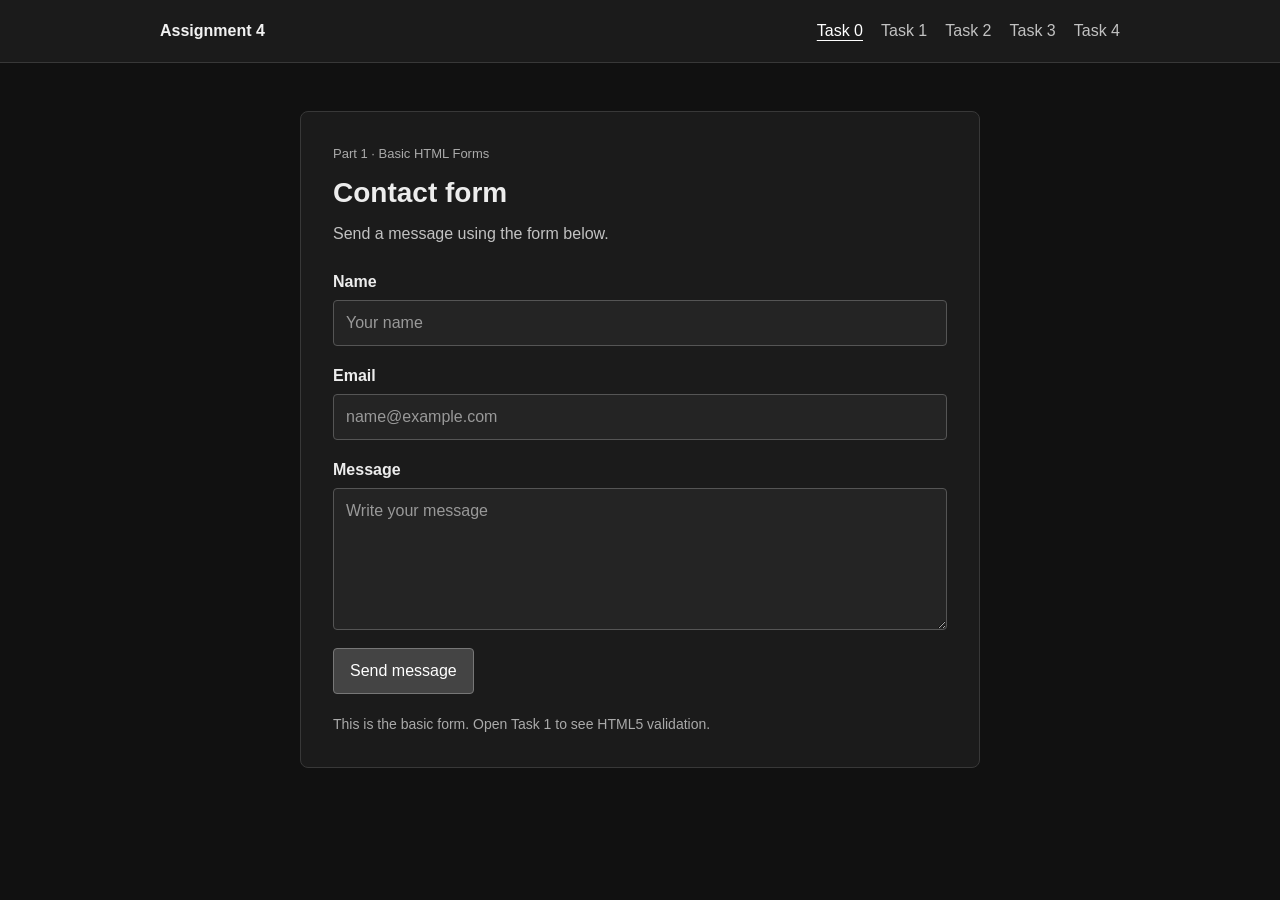
<file: index.html>
<!doctype html>
<html lang="en">
<head>
  <meta charset="utf-8">
  <meta name="viewport" content="width=device-width, initial-scale=1">
  <title>Contact form | Assignment 4</title>
  <link rel="stylesheet" href="styles.css">
</head>
<body>
  <header class="site-header">
    <nav aria-label="Main navigation">
      <a class="brand" href="index.html">Assignment 4</a>
      <div class="nav-links">
        <a aria-current="page" href="index.html">Task 0</a>
        <a href="task1.html">Task 1</a>
        <a href="task2.html">Task 2</a>
        <a href="task3.html">Task 3</a>
        <a href="registration.html">Task 4</a>
      </div>
    </nav>
  </header>
  <main>
    <section class="form-card">
      <p class="eyebrow">Part 1 · Basic HTML Forms</p>
      <h1>Contact form</h1>
      <p class="intro">Send a message using the form below.</p>
      <form action="#" method="get">
        <div class="form-group">
          <label for="name">Name</label>
          <input id="name" name="name" type="text" placeholder="Your name">
        </div>
        <div class="form-group">
          <label for="email">Email</label>
          <input id="email" name="email" type="email" placeholder="name@example.com">
        </div>
        <div class="form-group">
          <label for="message">Message</label>
          <textarea id="message" name="message" rows="5" placeholder="Write your message"></textarea>
        </div>
        <button type="submit">Send message</button>
      </form>
      <p class="page-note">This is the basic form. Open Task 1 to see HTML5 validation.</p>
    </section>
  </main>
</body>
</html>
</file>
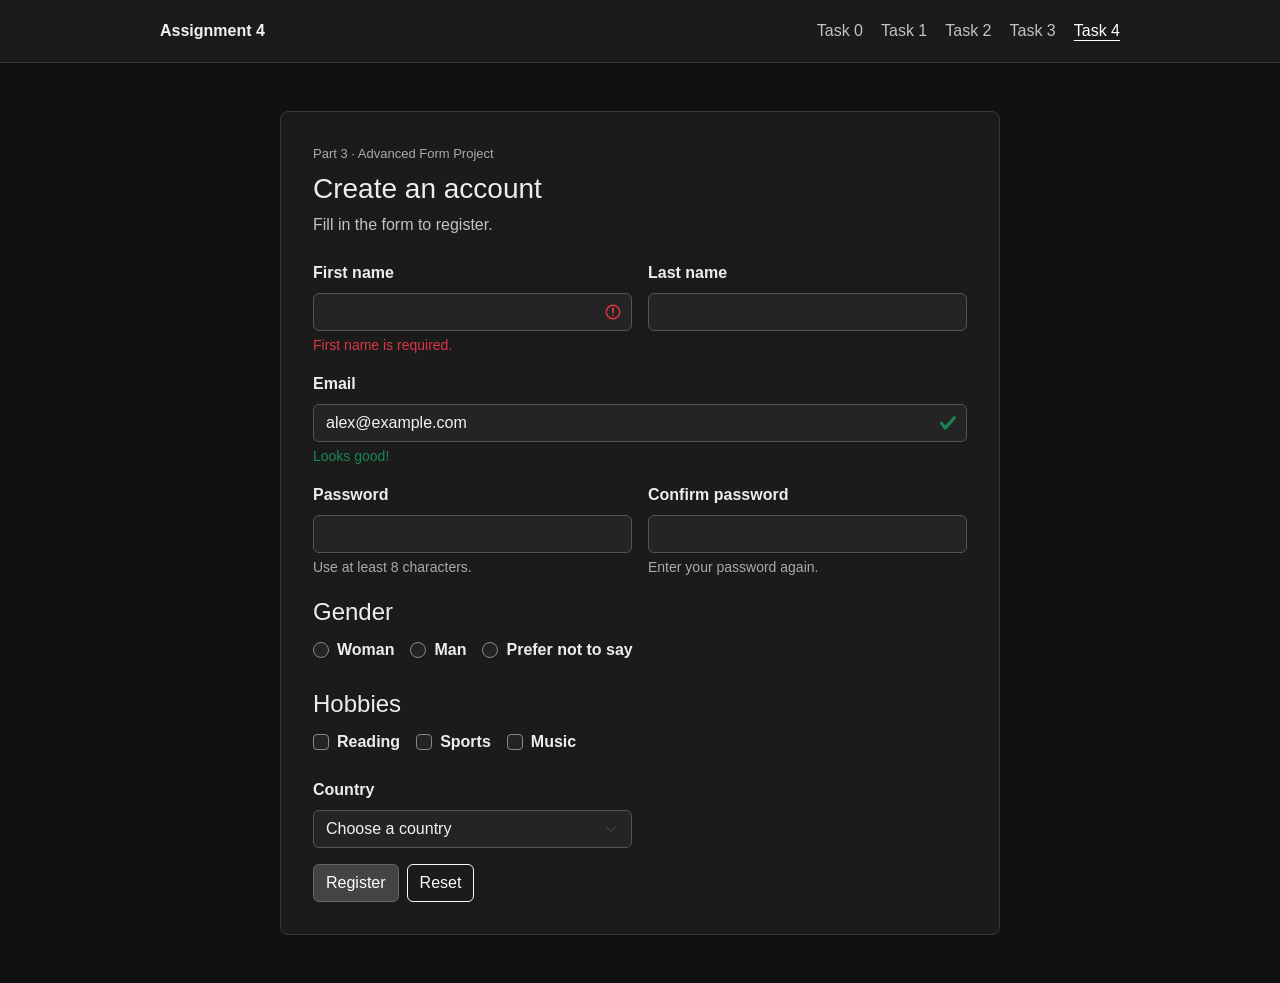
<file: registration.html>
<!doctype html>
<html lang="en">
<head>
  <meta charset="utf-8">
  <meta name="viewport" content="width=device-width, initial-scale=1">
  <title>Registration form | Assignment 4</title>
  <link href="https://cdn.jsdelivr.net/npm/bootstrap@5.3.8/dist/css/bootstrap.min.css" rel="stylesheet" integrity="sha384-sRIl4kxILFvY47J16cr9ZwB07vP4J8+LH7qKQnuqkuIAvNWLzeN8tE5YBujZqJLB" crossorigin="anonymous">
  <link rel="stylesheet" href="styles.css">
</head>
<body class="bootstrap-page">
  <header class="site-header">
    <nav aria-label="Main navigation">
      <a class="brand" href="index.html">Assignment 4</a>
      <div class="nav-links">
        <a href="index.html">Task 0</a>
        <a href="task1.html">Task 1</a>
        <a href="task2.html">Task 2</a>
        <a href="task3.html">Task 3</a>
        <a aria-current="page" href="registration.html">Task 4</a>
      </div>
    </nav>
  </header>
  <main>
    <section class="form-card">
      <p class="eyebrow">Part 3 · Advanced Form Project</p>
      <h1>Create an account</h1>
      <p class="intro">Fill in the form to register.</p>
      <form action="#" method="post">
        <div class="row g-3">
          <div class="col-md-6">
            <label class="form-label" for="first-name">First name</label>
            <input class="form-control is-invalid" id="first-name" name="first-name" type="text" required maxlength="50" aria-describedby="first-name-feedback">
            <div class="invalid-feedback" id="first-name-feedback">First name is required.</div>
          </div>
          <div class="col-md-6">
            <label class="form-label" for="last-name">Last name</label>
            <input class="form-control" id="last-name" name="last-name" type="text" required maxlength="50">
          </div>
          <div class="col-12">
            <label class="form-label" for="email">Email</label>
            <input class="form-control is-valid" id="email" name="email" type="email" value="alex@example.com" required maxlength="100" aria-describedby="email-feedback">
            <div class="valid-feedback" id="email-feedback">Looks good!</div>
          </div>
          <div class="col-md-6">
            <label class="form-label" for="password">Password</label>
            <input class="form-control" id="password" name="password" type="password" required minlength="8" maxlength="64" aria-describedby="password-help">
            <div class="form-text" id="password-help">Use at least 8 characters.</div>
          </div>
          <div class="col-md-6">
            <label class="form-label" for="confirm-password">Confirm password</label>
            <input class="form-control" id="confirm-password" name="confirm-password" type="password" required minlength="8">
            <div class="form-text">Enter your password again.</div>
          </div>
          <fieldset class="col-12">
            <legend class="form-label mb-2">Gender</legend>
            <div class="d-flex flex-wrap gap-3">
              <div class="form-check">
                <input class="form-check-input" id="gender-woman" name="gender" type="radio" value="woman" required>
                <label class="form-check-label" for="gender-woman">Woman</label>
              </div>
              <div class="form-check">
                <input class="form-check-input" id="gender-man" name="gender" type="radio" value="man" required>
                <label class="form-check-label" for="gender-man">Man</label>
              </div>
              <div class="form-check">
                <input class="form-check-input" id="gender-other" name="gender" type="radio" value="other" required>
                <label class="form-check-label" for="gender-other">Prefer not to say</label>
              </div>
            </div>
          </fieldset>
          <fieldset class="col-12">
            <legend class="form-label mb-2">Hobbies</legend>
            <div class="d-flex flex-wrap gap-3">
              <div class="form-check">
                <input class="form-check-input" id="hobby-reading" name="hobbies" type="checkbox" value="reading">
                <label class="form-check-label" for="hobby-reading">Reading</label>
              </div>
              <div class="form-check">
                <input class="form-check-input" id="hobby-sports" name="hobbies" type="checkbox" value="sports">
                <label class="form-check-label" for="hobby-sports">Sports</label>
              </div>
              <div class="form-check">
                <input class="form-check-input" id="hobby-music" name="hobbies" type="checkbox" value="music">
                <label class="form-check-label" for="hobby-music">Music</label>
              </div>
            </div>
          </fieldset>
          <div class="col-md-6">
            <label class="form-label" for="country">Country</label>
            <select class="form-select" id="country" name="country" required>
              <option value="" selected disabled>Choose a country</option>
              <option value="kazakhstan">Kazakhstan</option>
              <option value="kyrgyzstan">Kyrgyzstan</option>
              <option value="uzbekistan">Uzbekistan</option>
              <option value="other">Other</option>
            </select>
          </div>
          <div class="col-12 d-flex gap-2">
            <button class="btn btn-primary" type="submit">Register</button>
            <button class="btn btn-outline-light" type="reset">Reset</button>
          </div>
        </div>
      </form>
    </section>
  </main>
</body>
</html>
</file>
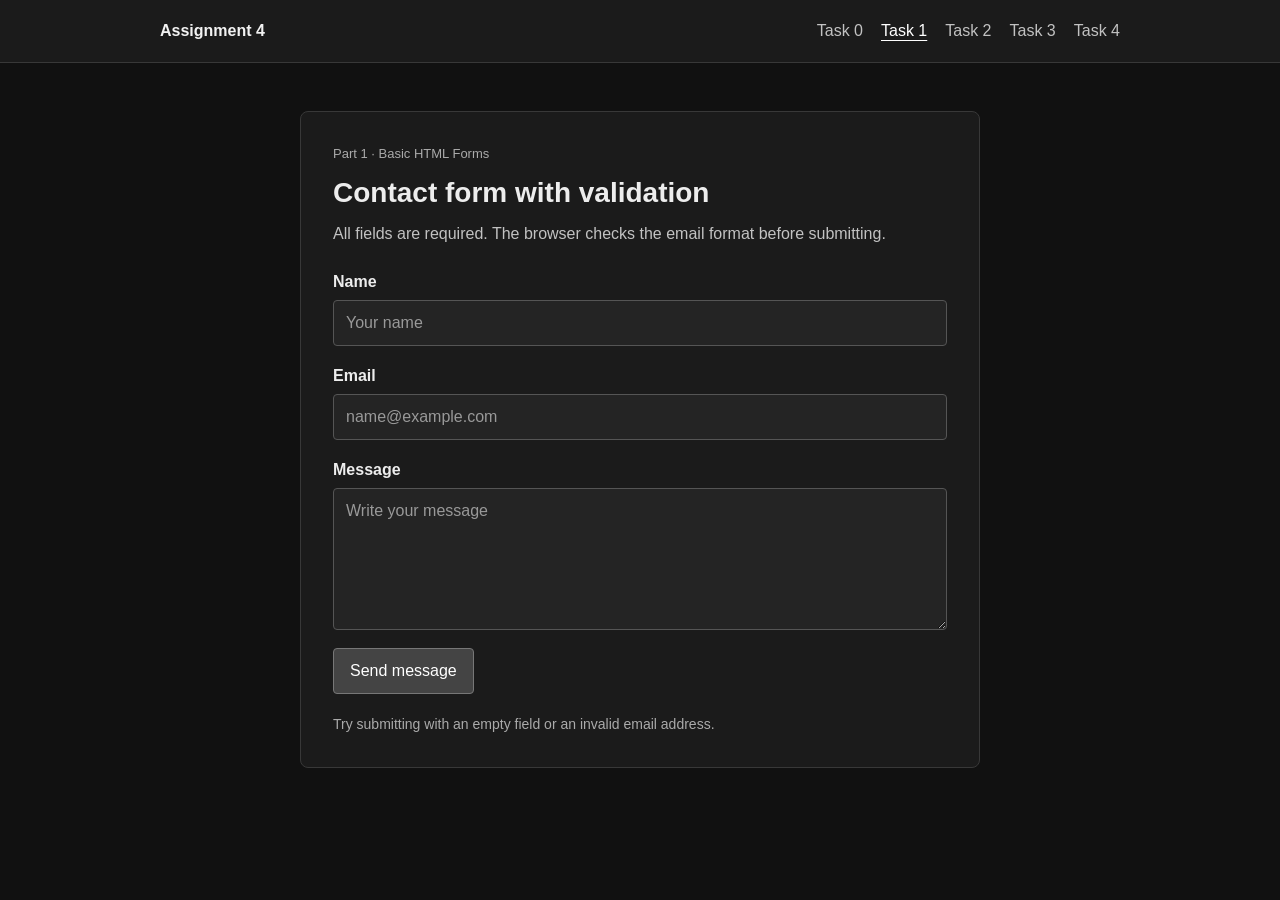
<file: task1.html>
<!doctype html>
<html lang="en">
<head>
  <meta charset="utf-8">
  <meta name="viewport" content="width=device-width, initial-scale=1">
  <title>Form validation | Assignment 4</title>
  <link rel="stylesheet" href="styles.css">
</head>
<body>
  <header class="site-header">
    <nav aria-label="Main navigation">
      <a class="brand" href="index.html">Assignment 4</a>
      <div class="nav-links">
        <a href="index.html">Task 0</a>
        <a aria-current="page" href="task1.html">Task 1</a>
        <a href="task2.html">Task 2</a>
        <a href="task3.html">Task 3</a>
        <a href="registration.html">Task 4</a>
      </div>
    </nav>
  </header>
  <main>
    <section class="form-card">
      <p class="eyebrow">Part 1 · Basic HTML Forms</p>
      <h1>Contact form with validation</h1>
      <p class="intro">All fields are required. The browser checks the email format before submitting.</p>
      <form action="#" method="get">
        <div class="form-group">
          <label for="name">Name</label>
          <input id="name" name="name" type="text" placeholder="Your name" required maxlength="50">
        </div>
        <div class="form-group">
          <label for="email">Email</label>
          <input id="email" name="email" type="email" placeholder="name@example.com" required maxlength="100">
        </div>
        <div class="form-group">
          <label for="message">Message</label>
          <textarea id="message" name="message" rows="5" placeholder="Write your message" required maxlength="500"></textarea>
        </div>
        <button type="submit">Send message</button>
      </form>
      <p class="page-note">Try submitting with an empty field or an invalid email address.</p>
    </section>
  </main>
</body>
</html>
</file>
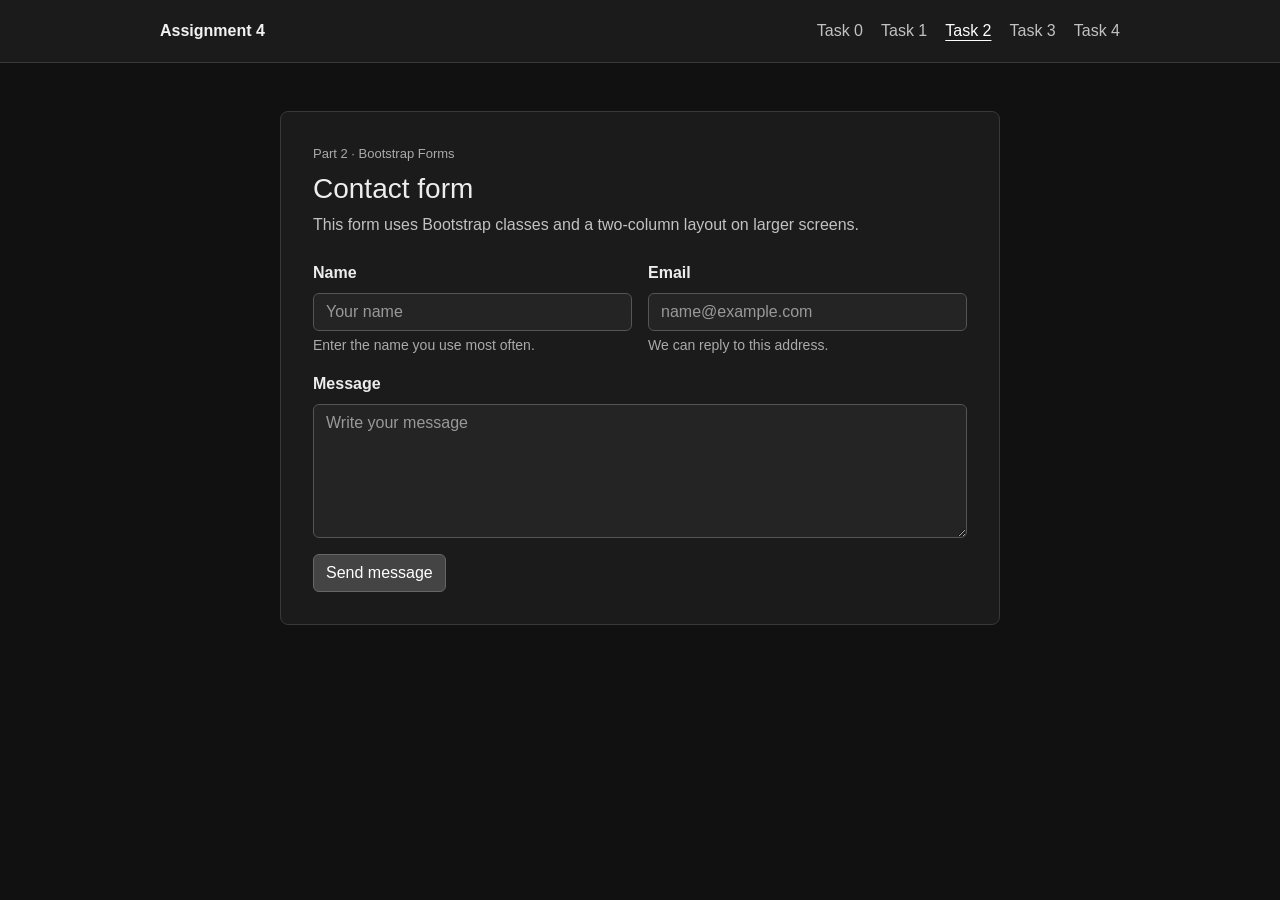
<file: task2.html>
<!doctype html>
<html lang="en">
<head>
  <meta charset="utf-8">
  <meta name="viewport" content="width=device-width, initial-scale=1">
  <title>Bootstrap contact form | Assignment 4</title>
  <link href="https://cdn.jsdelivr.net/npm/bootstrap@5.3.8/dist/css/bootstrap.min.css" rel="stylesheet" integrity="sha384-sRIl4kxILFvY47J16cr9ZwB07vP4J8+LH7qKQnuqkuIAvNWLzeN8tE5YBujZqJLB" crossorigin="anonymous">
  <link rel="stylesheet" href="styles.css">
</head>
<body class="bootstrap-page">
  <header class="site-header">
    <nav aria-label="Main navigation">
      <a class="brand" href="index.html">Assignment 4</a>
      <div class="nav-links">
        <a href="index.html">Task 0</a>
        <a href="task1.html">Task 1</a>
        <a aria-current="page" href="task2.html">Task 2</a>
        <a href="task3.html">Task 3</a>
        <a href="registration.html">Task 4</a>
      </div>
    </nav>
  </header>
  <main>
    <section class="form-card">
      <p class="eyebrow">Part 2 · Bootstrap Forms</p>
      <h1>Contact form</h1>
      <p class="intro">This form uses Bootstrap classes and a two-column layout on larger screens.</p>
      <form action="#" method="get">
        <div class="row g-3">
          <div class="col-md-6">
            <label class="form-label" for="name">Name</label>
            <input class="form-control" id="name" name="name" type="text" placeholder="Your name">
            <div class="form-text">Enter the name you use most often.</div>
          </div>
          <div class="col-md-6">
            <label class="form-label" for="email">Email</label>
            <input class="form-control" id="email" name="email" type="email" placeholder="name@example.com">
            <div class="form-text">We can reply to this address.</div>
          </div>
          <div class="col-12">
            <label class="form-label" for="message">Message</label>
            <textarea class="form-control" id="message" name="message" rows="5" placeholder="Write your message"></textarea>
          </div>
          <div class="col-12">
            <button class="btn btn-primary" type="submit">Send message</button>
          </div>
        </div>
      </form>
    </section>
  </main>
</body>
</html>
</file>
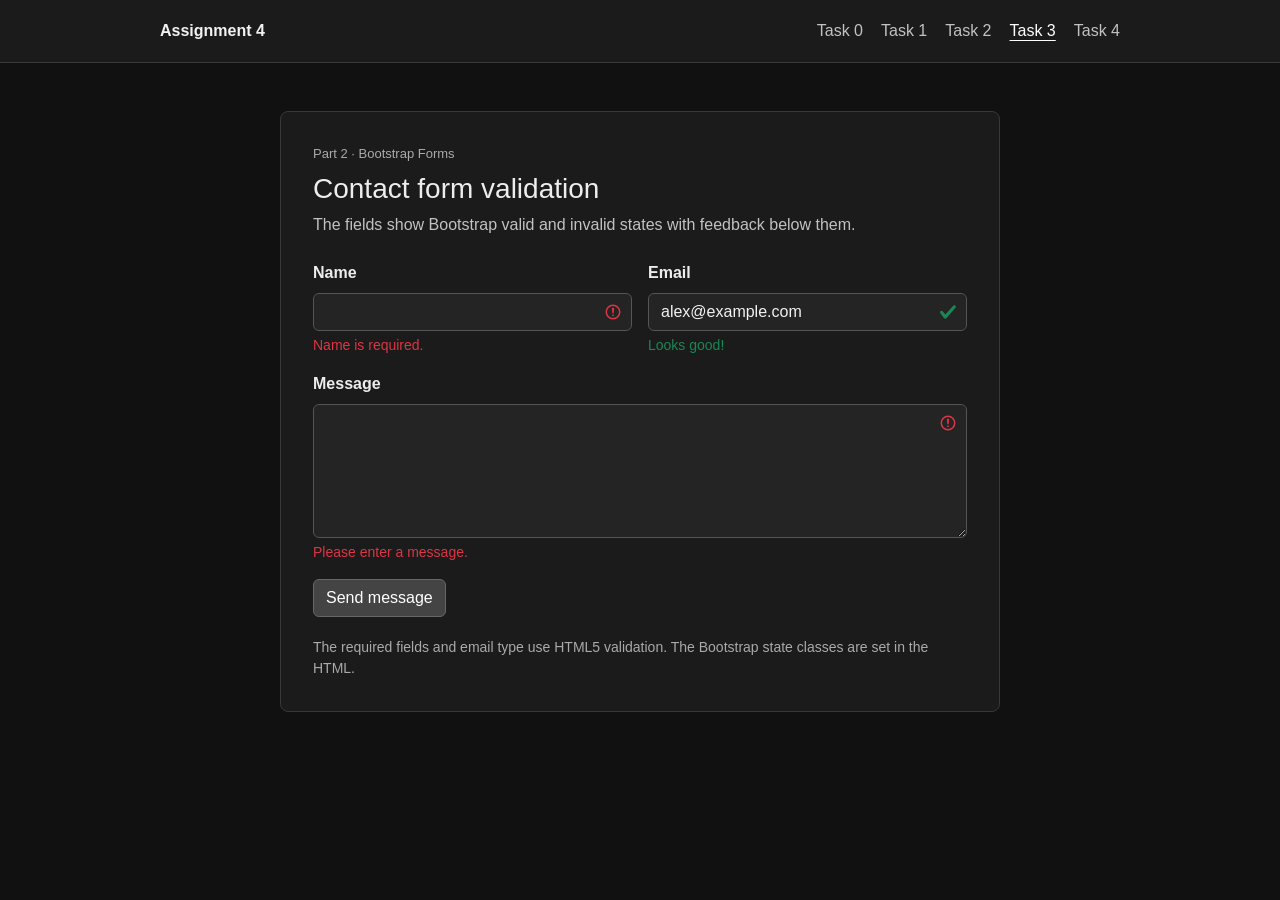
<file: task3.html>
<!doctype html>
<html lang="en">

<head>
  <meta charset="utf-8">
  <meta name="viewport" content="width=device-width, initial-scale=1">
  <title>Bootstrap validation | Assignment 4</title>
  <link href="https://cdn.jsdelivr.net/npm/bootstrap@5.3.8/dist/css/bootstrap.min.css" rel="stylesheet"
    integrity="sha384-sRIl4kxILFvY47J16cr9ZwB07vP4J8+LH7qKQnuqkuIAvNWLzeN8tE5YBujZqJLB" crossorigin="anonymous">
  <link rel="stylesheet" href="styles.css">
</head>

<body class="bootstrap-page">
  <header class="site-header">
    <nav aria-label="Main navigation">
      <a class="brand" href="index.html">Assignment 4</a>
      <div class="nav-links">
        <a href="index.html">Task 0</a>
        <a href="task1.html">Task 1</a>
        <a href="task2.html">Task 2</a>
        <a aria-current="page" href="task3.html">Task 3</a>
        <a href="registration.html">Task 4</a>
      </div>
    </nav>
  </header>
  <main>
    <section class="form-card">
      <p class="eyebrow">Part 2 · Bootstrap Forms</p>
      <h1>Contact form validation</h1>
      <p class="intro">The fields show Bootstrap valid and invalid states with feedback below them.</p>
      <form action="#" method="get">
        <div class="row g-3">
          <div class="col-md-6">
            <label class="form-label" for="name">Name</label>
            <input class="form-control is-invalid" id="name" name="name" type="text" required maxlength="50" aria-describedby="name-feedback">
            <div class="invalid-feedback" id="name-feedback">Name is required.</div>
          </div>
          <div class="col-md-6">
            <label class="form-label" for="email">Email</label>
            <input class="form-control is-valid" id="email" name="email" type="email" value="alex@example.com" required maxlength="100" aria-describedby="email-feedback">
            <div class="valid-feedback" id="email-feedback">Looks good!</div>
          </div>
          <div class="col-12">
            <label class="form-label" for="message">Message</label>
            <textarea class="form-control is-invalid" id="message" name="message" rows="5" required maxlength="500" aria-describedby="message-feedback"></textarea>
            <div class="invalid-feedback" id="message-feedback">Please enter a message.</div>
          </div>
          <div class="col-12">
            <button class="btn btn-primary" type="submit">Send message</button>
          </div>
        </div>
      </form>
      <p class="page-note">The required fields and email type use HTML5 validation. The Bootstrap state classes are set in the HTML.</p>
    </section>
  </main>
</body>

</html>
</file>
<file: styles.css>
* {
  box-sizing: border-box;
}

body {
  margin: 0;
  background: #111;
  color: #ededed;
  font-family: Arial, sans-serif;
  line-height: 1.5;
}

.site-header {
  background: #1b1b1b;
  border-bottom: 1px solid #383838;
}

nav {
  width: min(960px, calc(100% - 32px));
  min-height: 62px;
  margin: 0 auto;
  display: flex;
  align-items: center;
  justify-content: space-between;
  gap: 20px;
}

.brand {
  color: #f2f2f2;
  font-weight: 700;
  text-decoration: none;
}

.nav-links {
  display: flex;
  flex-wrap: wrap;
  gap: 18px;
}

.nav-links a {
  color: #c2c2c2;
  text-decoration: none;
}

.nav-links a:hover,
.nav-links a[aria-current="page"] {
  color: #fff;
  text-decoration: underline;
  text-underline-offset: 4px;
}

main {
  width: min(960px, calc(100% - 32px));
  margin: 48px auto;
}

.form-card {
  max-width: 680px;
  margin: 0 auto;
  padding: 32px;
  background: #1b1b1b;
  border: 1px solid #383838;
  border-radius: 8px;
}

.eyebrow {
  margin: 0 0 8px;
  color: #aaa;
  font-size: 13px;
}

h1 {
  margin: 0;
  font-size: 28px;
}

.intro {
  margin: 8px 0 24px;
  color: #c2c2c2;
}

.form-group {
  margin-bottom: 18px;
}

label {
  display: block;
  margin-bottom: 6px;
  font-weight: 600;
}

input,
textarea {
  display: block;
  width: 100%;
  padding: 10px 12px;
  border: 1px solid #555;
  border-radius: 4px;
  background: #242424;
  color: #f2f2f2;
  font: inherit;
}

input::placeholder,
textarea::placeholder {
  color: #999;
}

textarea {
  resize: vertical;
}

input:focus,
textarea:focus {
  outline: 2px solid #aaa;
  outline-offset: 1px;
  border-color: #ddd;
}

button {
  padding: 10px 16px;
  border: 1px solid #777;
  border-radius: 4px;
  background: #444;
  color: #fff;
  font: inherit;
  cursor: pointer;
}

button:hover {
  background: #555;
}

.page-note {
  margin: 20px 0 0;
  color: #aaa;
  font-size: 14px;
}

.bootstrap-page .form-card {
  max-width: 720px;
}

.bootstrap-page .form-label {
  color: #ededed;
}

.bootstrap-page .form-control,
.bootstrap-page .form-select {
  border-color: #555;
  background-color: #242424;
  color: #f2f2f2;
}

.bootstrap-page .form-check-input {
  display: inline-block;
  width: 1em;
  height: 1em;
  padding: 0;
  margin-top: 0.25em;
  border: 1px solid #888;
  background-color: #242424;
}

.bootstrap-page .form-check-input[type="radio"] {
  border-radius: 50%;
}

.bootstrap-page .form-control::placeholder {
  color: #999;
}

.bootstrap-page .form-control:focus,
.bootstrap-page .form-select:focus {
  border-color: #aaa;
  box-shadow: 0 0 0 0.2rem rgb(180 180 180 / 20%);
}

.bootstrap-page .form-text {
  color: #aaa;
}

.bootstrap-page .btn-primary {
  border-color: #666;
  background: #444;
}

.bootstrap-page .btn-primary:hover {
  border-color: #777;
  background: #555;
}

.bootstrap-page .form-control.is-valid,
.bootstrap-page .form-control.is-invalid {
  background-color: #242424;
}

@media (max-width: 520px) {
  nav {
    align-items: flex-start;
    flex-direction: column;
    justify-content: center;
    padding: 12px 0;
  }

  main {
    margin: 24px auto;
  }

  .form-card {
    padding: 22px;
  }
}
</file>
